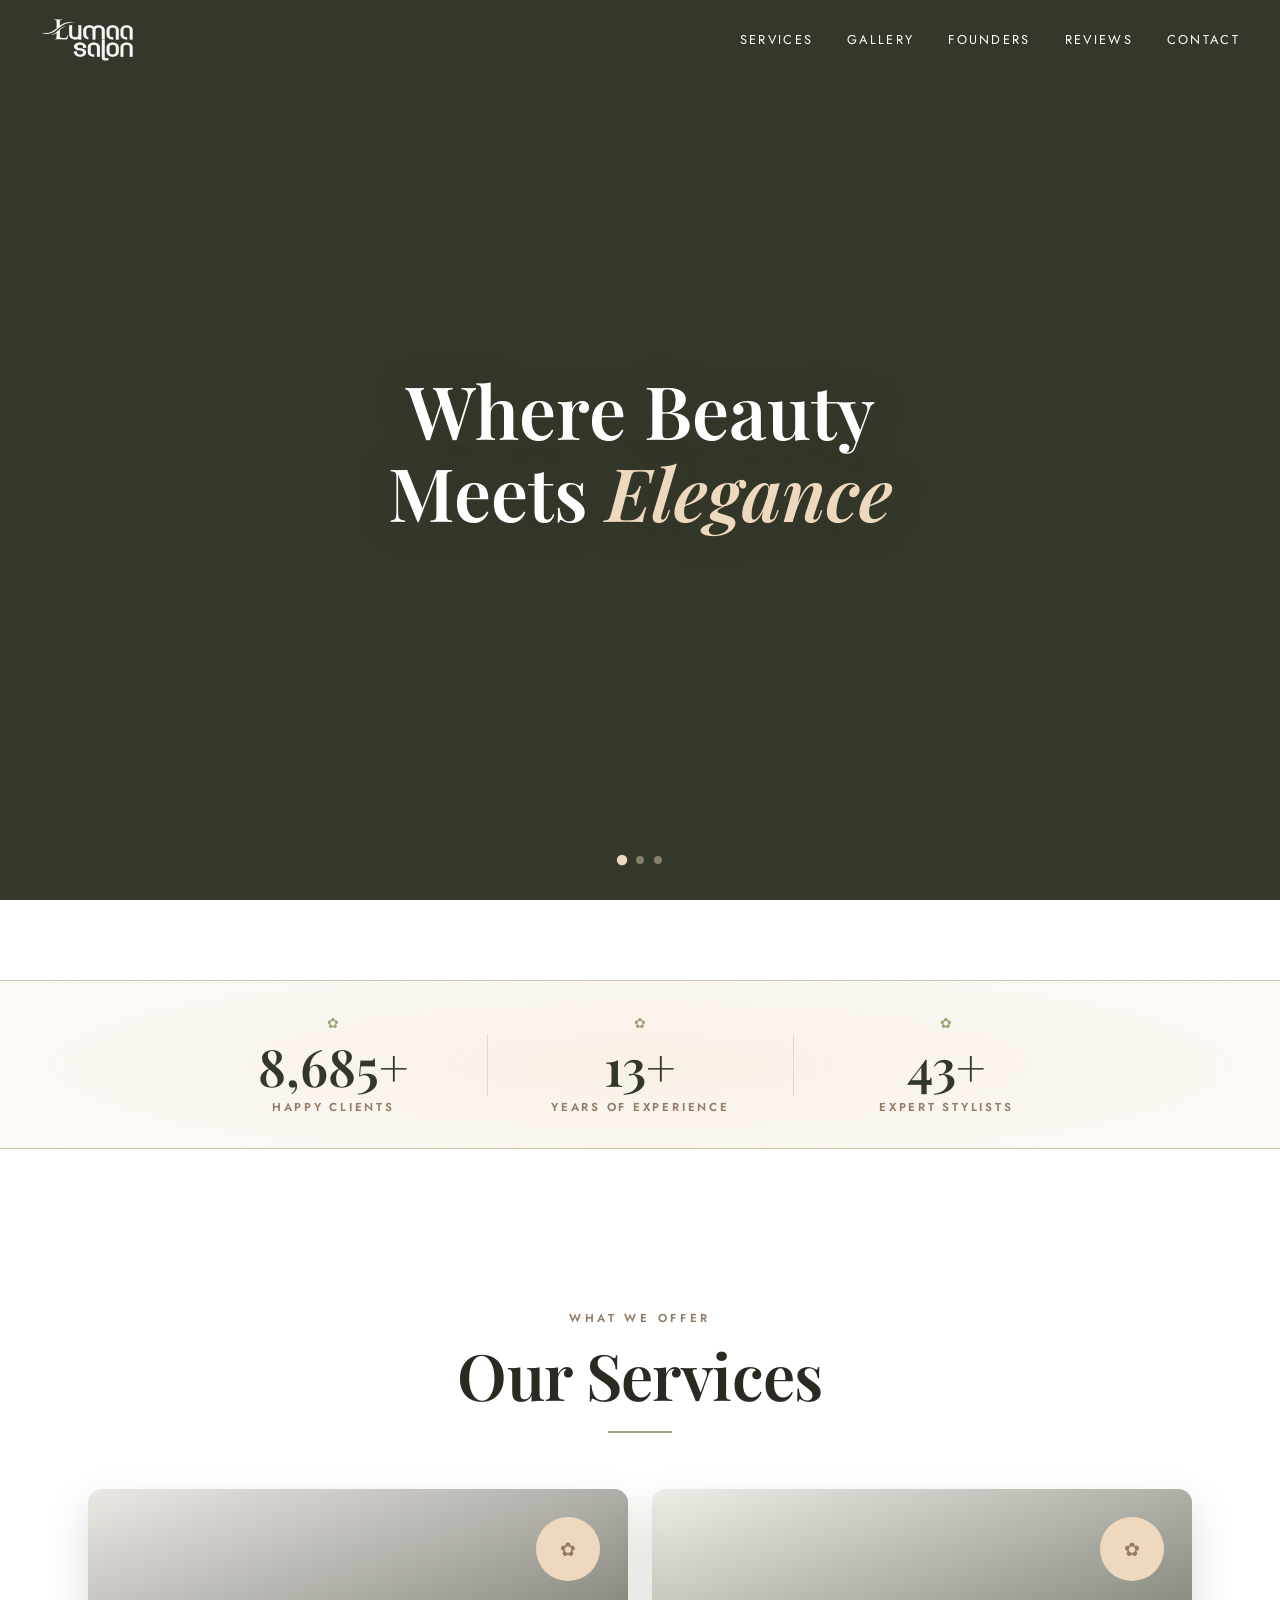
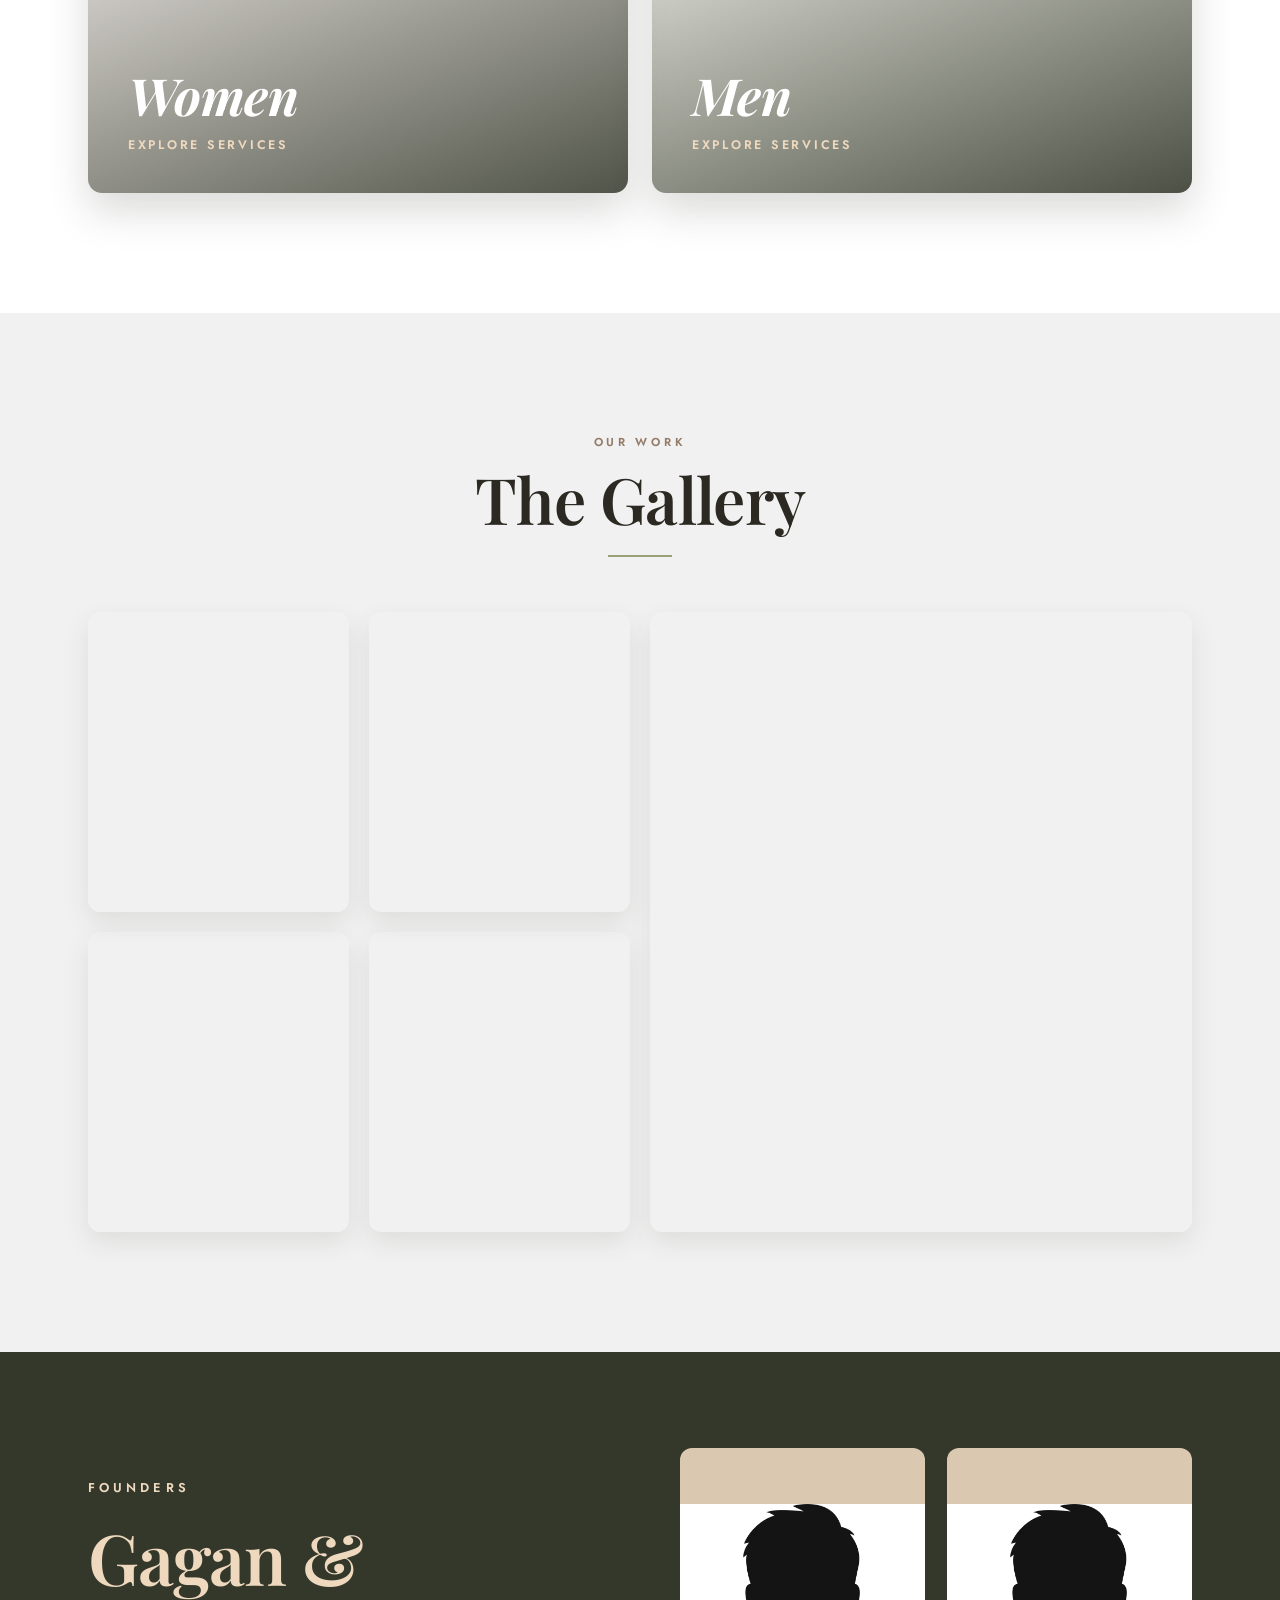
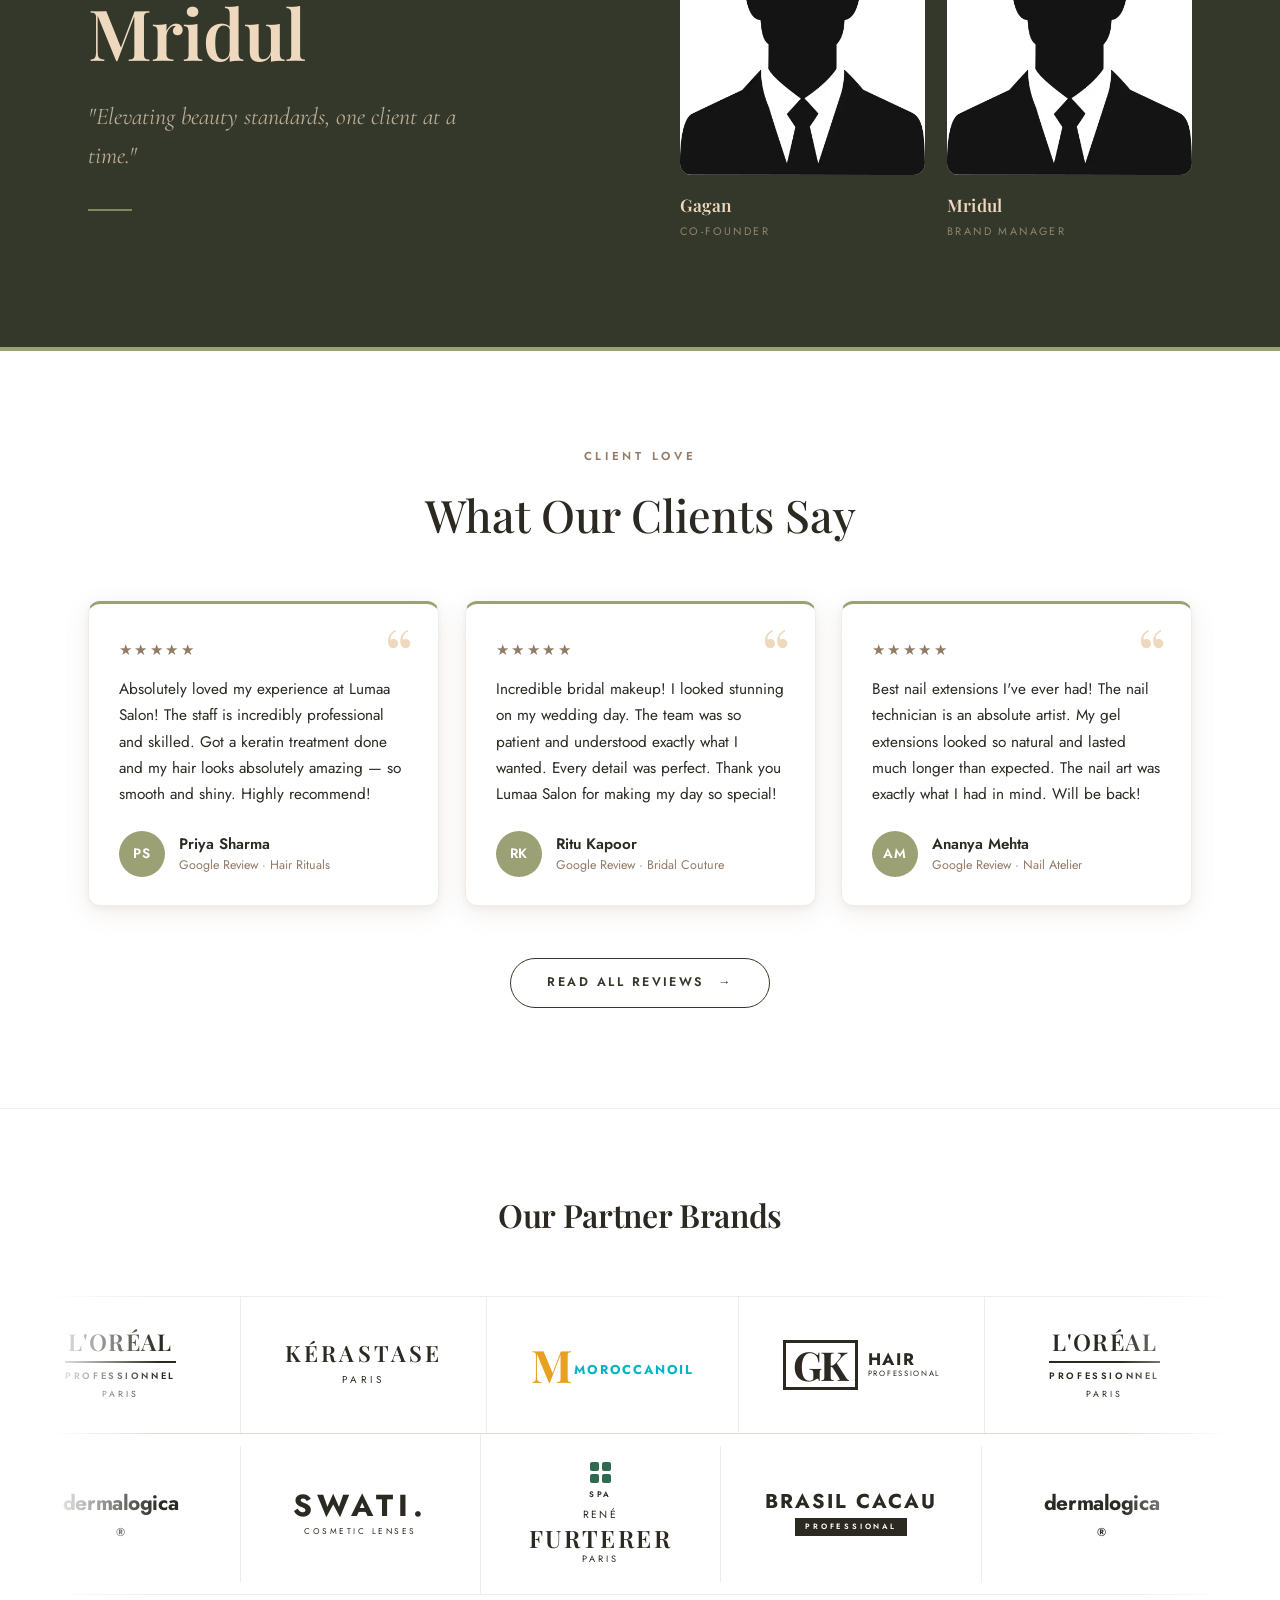
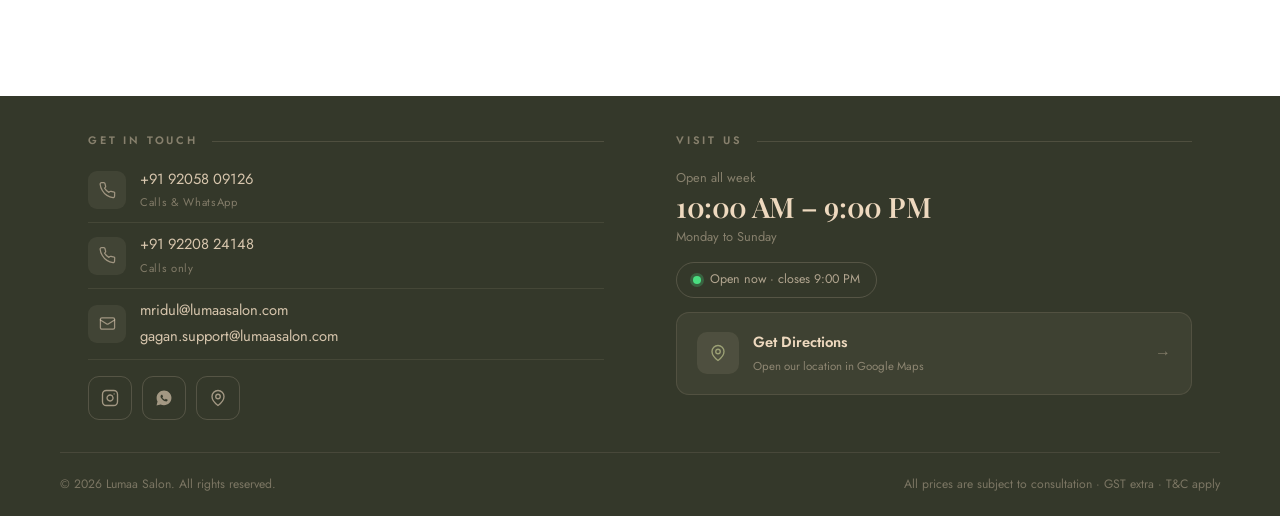
<file: index.html>
<!DOCTYPE html>
<html lang="en">
<head>
  <meta charset="UTF-8" />
  <meta name="viewport" content="width=device-width, initial-scale=1.0" />
  <title>Luma Salon — Where Beauty Meets Elegance</title>
  <meta name="description" content="Luma Salon — premium hair, beauty and styling. Where beauty meets elegance." />
  <link rel="icon" type="image/webp" href="lumaa-logo-white.webp" />
  <link rel="stylesheet" href="styles.css" />
  <link rel="preconnect" href="https://fonts.googleapis.com" />
  <link rel="preconnect" href="https://fonts.gstatic.com" crossorigin />
  <!--
    FONTS (4 faces total):
    1. Playfair Display 600 normal  — section headings, stat numbers
    2. Playfair Display 700 italic  — hero "Elegance" / service titles bold
    3. Cormorant Garamond 500 italic — quotes, brand wordmark
    4. Jost 400 / 600               — all body, labels, nav, eyebrows
  -->
  <link href="https://fonts.googleapis.com/css2?family=Cormorant+Garamond:ital,wght@1,500&family=Playfair+Display:ital,wght@0,600;1,700&family=Jost:wght@400;600&display=swap" rel="stylesheet" />
</head>
<body>

  <!-- ===== NAVBAR ===== -->
  <header class="navbar">
    <a href="#home" class="brand">
      <!-- white version: visible over hero / dark navbar -->
      <img src="lumaa-logo-white.webp" alt="Lumaa Salon" class="logo logo-white" />
      <!-- olive version: visible when navbar turns light on scroll -->
      <img src="lumaa-logo-olive.webp" alt="Lumaa Salon" class="logo logo-olive" />
    </a>
    <nav class="nav-links" id="navLinks">
      <a href="#services">Services</a>
      <a href="#gallery">Gallery</a>
      <a href="#founders">Founders</a>
      <a href="#reviews">Reviews</a>
      <a href="#contact">Contact</a>
    </nav>
    <button class="hamburger" id="hamburger" aria-label="Toggle menu">
      <span></span><span></span><span></span>
    </button>
  </header>

  <!-- ===== HERO ===== -->
  <section class="hero" id="home">
    <!-- 3-image slider — JS translates track left every 3 s -->
    <div class="hero-slides">
      <div class="hero-track">
        <div class="hero-slide slide-1"></div>
        <div class="hero-slide slide-2"></div>
        <div class="hero-slide slide-3"></div>
      </div>
    </div>
    <div class="hero-overlay"></div>
    <div class="hero-content">
      <h1>Where Beauty<br>Meets <em>Elegance</em></h1>
    </div>
    <!-- dot indicators -->
    <div class="slide-dots">
      <span class="dot active" data-index="0"></span>
      <span class="dot" data-index="1"></span>
      <span class="dot" data-index="2"></span>
    </div>
  </section>

  <!-- ===== STATS BAND ===== -->
  <section class="stats">
    <div class="container stats-grid">
      <div class="stat reveal">
        <span class="leaf">&#10047;</span>
        <h3><span class="counter" data-target="10000" data-suffix="+">0+</span></h3>
        <p>Happy Clients</p>
      </div>
      <div class="stat reveal d1">
        <span class="leaf">&#10047;</span>
        <h3><span class="counter" data-target="15" data-suffix="+">0+</span></h3>
        <p>Years of Experience</p>
      </div>
      <div class="stat reveal d2">
        <span class="leaf">&#10047;</span>
        <h3><span class="counter" data-target="50" data-suffix="+">0+</span></h3>
        <p>Expert Stylists</p>
      </div>
    </div>
  </section>

  <!-- ===== SERVICES ===== -->
  <section class="services" id="services">
    <div class="container">
      <div class="section-head reveal">
        <p class="eyebrow">What We Offer</p>
        <h2>Our Services</h2>
        <span class="head-rule"></span>
      </div>
      <div class="services-grid">

        <a href="womens-services.html" class="svc-card svc-women reveal">
          <span class="svc-badge">&#10047;</span>
          <div class="svc-text">
            <h3>Women</h3>
            <p>Explore Services</p>
          </div>
        </a>

        <a href="mens-services.html" class="svc-card svc-men reveal d1">
          <span class="svc-badge">&#10047;</span>
          <div class="svc-text">
            <h3>Men</h3>
            <p>Explore Services</p>
          </div>
        </a>

      </div>
    </div>
  </section>

  <!-- ===== GALLERY ===== -->
  <section class="gallery" id="gallery">
    <div class="container">
      <div class="section-head reveal">
        <p class="eyebrow">Our Work</p>
        <h2>The Gallery</h2>
        <span class="head-rule"></span>
      </div>
      <div class="gallery-grid">
        <div class="g-item g1 reveal"></div>
        <div class="g-item g2 reveal d1"></div>
        <div class="g-item g3 reveal d2"></div>
        <div class="g-item g4 reveal d3"></div>
        <div class="g-item g5 reveal d4"></div>
      </div>
    </div>
  </section>

  <!-- ===== FOUNDERS ===== -->
  <section class="founders" id="founders">
    <div class="container founders-inner">
      <div class="founders-text reveal">
        <p class="eyebrow eyebrow-light">Founders</p>
        <h2>Gagan &amp;<br>Mridul</h2>
        <p class="founders-quote">"Elevating beauty standards, one client at a time."</p>
        <span class="founders-rule"></span>
      </div>
      <div class="founders-photos reveal d2">
        <figure class="f-card">
          <div class="f-photo-wrap">
            <img src="a-simple-black-silhouette-of-man-in-suit-vector-55942263.avif" alt="Gagan" class="f-photo-img" />
          </div>
          <figcaption>
            <span class="f-name">Gagan</span>
            <span class="f-title">Co-Founder</span>
          </figcaption>
        </figure>
        <figure class="f-card">
          <div class="f-photo-wrap">
            <img src="a-simple-black-silhouette-of-man-in-suit-vector-55942263.avif" alt="Mridul" class="f-photo-img" />
          </div>
          <figcaption>
            <span class="f-name">Mridul</span>
            <span class="f-title">Brand Manager</span>
          </figcaption>
        </figure>
      </div>
    </div>
  </section>

  <!-- ===== REVIEWS ===== -->
  <section class="reviews" id="reviews">
    <div class="container">
      <div class="reviews-head reveal">
        <p class="eyebrow">Client Love</p>
        <h2>What Our Clients Say</h2>
      </div>

      <div class="reviews-grid">
        <article class="review-card reveal">
          <span class="quote-mark">&ldquo;</span>
          <span class="stars">&#9733;&#9733;&#9733;&#9733;&#9733;</span>
          <p class="review-text">Absolutely loved my experience at Lumaa Salon! The staff is incredibly professional and skilled. Got a keratin treatment done and my hair looks absolutely amazing — so smooth and shiny. Highly recommend!</p>
          <div class="reviewer">
            <span class="avatar">PS</span>
            <div>
              <p class="r-name">Priya Sharma</p>
              <p class="r-meta">Google Review &middot; Hair Rituals</p>
            </div>
          </div>
        </article>

        <article class="review-card reveal d1">
          <span class="quote-mark">&ldquo;</span>
          <span class="stars">&#9733;&#9733;&#9733;&#9733;&#9733;</span>
          <p class="review-text">Incredible bridal makeup! I looked stunning on my wedding day. The team was so patient and understood exactly what I wanted. Every detail was perfect. Thank you Lumaa Salon for making my day so special!</p>
          <div class="reviewer">
            <span class="avatar">RK</span>
            <div>
              <p class="r-name">Ritu Kapoor</p>
              <p class="r-meta">Google Review &middot; Bridal Couture</p>
            </div>
          </div>
        </article>

        <article class="review-card reveal d2">
          <span class="quote-mark">&ldquo;</span>
          <span class="stars">&#9733;&#9733;&#9733;&#9733;&#9733;</span>
          <p class="review-text">Best nail extensions I've ever had! The nail technician is an absolute artist. My gel extensions looked so natural and lasted much longer than expected. The nail art was exactly what I had in mind. Will be back!</p>
          <div class="reviewer">
            <span class="avatar">AM</span>
            <div>
              <p class="r-name">Ananya Mehta</p>
              <p class="r-meta">Google Review &middot; Nail Atelier</p>
            </div>
          </div>
        </article>
      </div>

      <!-- Read all reviews CTA -->
      <div class="reviews-cta reveal">
        <a href="https://share.google/nmSQvt3a3PqKiKRM9" target="_blank" rel="noopener" class="btn-outline-reviews">
          Read All Reviews &nbsp;&#8594;
        </a>
      </div>
    </div>
  </section>

  <!-- ===== BRAND PARTNERS ===== -->
  <section class="partners">
    <div class="container">
      <h2 class="partners-title reveal">Our Partner Brands</h2>
    </div>

    <div class="brand-marquee-wrap">

      <!-- Row 1 — scrolls RIGHT -->
      <div class="brand-track track-right">
        <div class="brand-strip">
          <div class="brand-cell"><div class="bl bl-loreal"><span class="bl-main">L'OR&#201;AL</span><span class="bl-rule"></span><span class="bl-sub">PROFESSIONNEL</span><span class="bl-sub2">PARIS</span></div></div>
          <div class="brand-cell"><div class="bl bl-kerastase"><span class="bl-main">K&#201;RASTASE</span><span class="bl-sub">PARIS</span></div></div>
          <div class="brand-cell"><div class="bl bl-moroccanoil"><span class="mo-m">M</span><span class="bl-main">MOROCCANOIL</span></div></div>
          <div class="brand-cell"><div class="bl bl-gk"><span class="gk-letters">GK</span><div class="gk-right"><span class="gk-hair">HAIR</span><span class="gk-pro">PROFESSIONAL</span></div></div></div>
        </div>
        <div class="brand-strip" aria-hidden="true">
          <div class="brand-cell"><div class="bl bl-loreal"><span class="bl-main">L'OR&#201;AL</span><span class="bl-rule"></span><span class="bl-sub">PROFESSIONNEL</span><span class="bl-sub2">PARIS</span></div></div>
          <div class="brand-cell"><div class="bl bl-kerastase"><span class="bl-main">K&#201;RASTASE</span><span class="bl-sub">PARIS</span></div></div>
          <div class="brand-cell"><div class="bl bl-moroccanoil"><span class="mo-m">M</span><span class="bl-main">MOROCCANOIL</span></div></div>
          <div class="brand-cell"><div class="bl bl-gk"><span class="gk-letters">GK</span><div class="gk-right"><span class="gk-hair">HAIR</span><span class="gk-pro">PROFESSIONAL</span></div></div></div>
        </div>
      </div>

      <!-- Row 2 — scrolls LEFT -->
      <div class="brand-track track-left">
        <div class="brand-strip">
          <div class="brand-cell"><div class="bl bl-dermalogica">dermalogica<sup>&#174;</sup></div></div>
          <div class="brand-cell"><div class="bl bl-swati"><span class="sw-main">SWATI.</span><span class="sw-sub">COSMETIC LENSES</span></div></div>
          <div class="brand-cell"><div class="bl bl-furterer"><div class="rf-dots"><span></span><span></span><span></span><span></span></div><span class="rf-spa">SPA</span><span class="rf-rene">REN&#201;</span><span class="rf-name">FURTERER</span><span class="rf-paris">PARIS</span></div></div>
          <div class="brand-cell"><div class="bl bl-brasil"><span class="bc-main">BRASIL CACAU</span><span class="bc-bar">PROFESSIONAL</span></div></div>
        </div>
        <div class="brand-strip" aria-hidden="true">
          <div class="brand-cell"><div class="bl bl-dermalogica">dermalogica<sup>&#174;</sup></div></div>
          <div class="brand-cell"><div class="bl bl-swati"><span class="sw-main">SWATI.</span><span class="sw-sub">COSMETIC LENSES</span></div></div>
          <div class="brand-cell"><div class="bl bl-furterer"><div class="rf-dots"><span></span><span></span><span></span><span></span></div><span class="rf-spa">SPA</span><span class="rf-rene">REN&#201;</span><span class="rf-name">FURTERER</span><span class="rf-paris">PARIS</span></div></div>
          <div class="brand-cell"><div class="bl bl-brasil"><span class="bc-main">BRASIL CACAU</span><span class="bc-bar">PROFESSIONAL</span></div></div>
        </div>
      </div>

    </div>
  </section>

  <!-- ===== FOOTER ===== -->
  <footer class="footer" id="contact">
    <div class="container ft-main">

      <!-- GET IN TOUCH -->
      <div class="ft-col">
        <p class="ft-head">Get in Touch</p>

        <div class="ft-contacts">
          <div class="ft-item">
            <div class="ft-icon">
              <svg width="17" height="17" viewBox="0 0 24 24" fill="none" stroke="currentColor" stroke-width="1.8" stroke-linecap="round" stroke-linejoin="round"><path d="M22 16.92v3a2 2 0 0 1-2.18 2 19.79 19.79 0 0 1-8.63-3.07A19.5 19.5 0 0 1 4.69 12 19.79 19.79 0 0 1 1.61 3.18 2 2 0 0 1 3.6 1h3a2 2 0 0 1 2 1.72 12.84 12.84 0 0 0 .7 2.81 2 2 0 0 1-.45 2.11L7.91 8.6a16 16 0 0 0 6.07 6.07l.95-.95a2 2 0 0 1 2.11-.45 12.84 12.84 0 0 0 2.81.7A2 2 0 0 1 22 16.92z"/></svg>
            </div>
            <div class="ft-item-body">
              <a href="tel:+919205809126" class="ft-val">+91 92058 09126</a>
              <span class="ft-note">Calls &amp; WhatsApp</span>
            </div>
          </div>
          <div class="ft-item">
            <div class="ft-icon">
              <svg width="17" height="17" viewBox="0 0 24 24" fill="none" stroke="currentColor" stroke-width="1.8" stroke-linecap="round" stroke-linejoin="round"><path d="M22 16.92v3a2 2 0 0 1-2.18 2 19.79 19.79 0 0 1-8.63-3.07A19.5 19.5 0 0 1 4.69 12 19.79 19.79 0 0 1 1.61 3.18 2 2 0 0 1 3.6 1h3a2 2 0 0 1 2 1.72 12.84 12.84 0 0 0 .7 2.81 2 2 0 0 1-.45 2.11L7.91 8.6a16 16 0 0 0 6.07 6.07l.95-.95a2 2 0 0 1 2.11-.45 12.84 12.84 0 0 0 2.81.7A2 2 0 0 1 22 16.92z"/></svg>
            </div>
            <div class="ft-item-body">
              <a href="tel:+919220824148" class="ft-val">+91 92208 24148</a>
              <span class="ft-note">Calls only</span>
            </div>
          </div>
          <div class="ft-item">
            <div class="ft-icon">
              <svg width="17" height="17" viewBox="0 0 24 24" fill="none" stroke="currentColor" stroke-width="1.8" stroke-linecap="round" stroke-linejoin="round"><rect x="2" y="4" width="20" height="16" rx="2"/><path d="m22 7-8.97 5.7a1.94 1.94 0 0 1-2.06 0L2 7"/></svg>
            </div>
            <div class="ft-item-body">
              <a href="mailto:mridul@lumaasalon.com" class="ft-val">mridul@lumaasalon.com</a>
              <a href="mailto:gagan.support@lumaasalon.com" class="ft-val">gagan.support@lumaasalon.com</a>
            </div>
          </div>
        </div>

        <div class="ft-socials">
          <a href="https://www.instagram.com/lumaasalon.official" target="_blank" rel="noopener" class="ft-soc" aria-label="Instagram">
            <svg width="18" height="18" viewBox="0 0 24 24" fill="none" stroke="currentColor" stroke-width="1.8" stroke-linecap="round" stroke-linejoin="round"><rect x="2" y="2" width="20" height="20" rx="5"/><path d="M16 11.37A4 4 0 1 1 12.63 8 4 4 0 0 1 16 11.37z"/><line x1="17.5" y1="6.5" x2="17.51" y2="6.5"/></svg>
          </a>
          <a href="https://wa.me/919205809126" target="_blank" rel="noopener" class="ft-soc" aria-label="WhatsApp">
            <svg width="18" height="18" viewBox="0 0 24 24" fill="currentColor"><path d="M12.04 2C6.58 2 2.13 6.45 2.13 11.91c0 1.74.46 3.38 1.26 4.8L2.05 22l5.43-1.43a9.84 9.84 0 0 0 4.56 1.11c5.46 0 9.91-4.45 9.91-9.91S17.5 2 12.04 2zm4.88 13.42c-.2.56-1.16 1.08-1.6 1.14-.4.06-.93.09-1.5-.09-.35-.11-.8-.26-1.36-.52-2.39-1.02-3.96-3.41-4.08-3.57-.12-.15-.97-1.28-.97-2.44 0-1.16.61-1.73.83-1.97.22-.24.48-.3.63-.3h.45c.14 0 .34-.05.53.41.2.48.68 1.67.74 1.79.06.12.1.26.02.42-.08.16-.12.25-.24.39-.12.13-.25.3-.36.4-.12.11-.25.22-.1.44.14.22.6.97 1.27 1.57.87.77 1.6 1.01 1.83 1.12.23.11.36.09.49-.05.13-.14.56-.65.71-.88.15-.22.3-.18.5-.11.21.07 1.34.63 1.57.75.23.11.38.16.44.25.06.09.06.54-.14 1.09z"/></svg>
          </a>
          <a href="https://maps.google.com" target="_blank" rel="noopener" class="ft-soc" aria-label="Google Maps">
            <svg width="18" height="18" viewBox="0 0 24 24" fill="none" stroke="currentColor" stroke-width="1.8" stroke-linecap="round" stroke-linejoin="round"><path d="M20 10c0 6-8 12-8 12s-8-6-8-12a8 8 0 0 1 16 0Z"/><circle cx="12" cy="10" r="3"/></svg>
          </a>
        </div>
      </div>

      <!-- VISIT US -->
      <div class="ft-col">
        <p class="ft-head">Visit Us</p>
        <p class="ft-open-label">Open all week</p>
        <p class="ft-hours">10:00 AM – 9:00 PM</p>
        <p class="ft-days">Monday to Sunday</p>
        <span class="ft-badge" id="statusBadge"><span class="ft-dot" id="statusDot"></span><span id="statusText">Open now &middot; closes 9:00 PM</span></span>
        <a href="https://maps.google.com" target="_blank" rel="noopener" class="ft-directions">
          <div class="ft-dir-icon">
            <svg width="18" height="18" viewBox="0 0 24 24" fill="none" stroke="currentColor" stroke-width="1.8" stroke-linecap="round" stroke-linejoin="round"><path d="M20 10c0 6-8 12-8 12s-8-6-8-12a8 8 0 0 1 16 0Z"/><circle cx="12" cy="10" r="3"/></svg>
          </div>
          <div class="ft-dir-text">
            <span class="ft-dir-title">Get Directions</span>
            <span class="ft-dir-sub">Open our location in Google Maps</span>
          </div>
          <span class="ft-dir-arrow">&#8594;</span>
        </a>
      </div>

    </div>
    <div class="container footer-bottom">
      <p>&copy; 2026 Lumaa Salon. All rights reserved.</p>
      <p>All prices are subject to consultation &middot; GST extra &middot; T&amp;C apply</p>
    </div>
  </footer>

  <script>
    // Mobile menu toggle
    const hamburger = document.getElementById('hamburger');
    const navLinks = document.getElementById('navLinks');
    hamburger.addEventListener('click', function () {
      navLinks.classList.toggle('open');
      this.classList.toggle('active');
    });
    // Close mobile menu when a link is tapped
    navLinks.querySelectorAll('a').forEach(function (a) {
      a.addEventListener('click', function () {
        navLinks.classList.remove('open');
        hamburger.classList.remove('active');
      });
    });

    // Solidify navbar on scroll
    window.addEventListener('scroll', function () {
      document.querySelector('.navbar').classList.toggle('scrolled', window.scrollY > 40);
    });

    // Scroll-reveal animations
    const revealObserver = new IntersectionObserver(function (entries) {
      entries.forEach(function (entry) {
        if (entry.isIntersecting) {
          entry.target.classList.add('is-visible');
          revealObserver.unobserve(entry.target);
        }
      });
    }, { threshold: 0.15 });
    document.querySelectorAll('.reveal').forEach(function (el) {
      revealObserver.observe(el);
    });

    // Animated number counters (fire once when stats scroll into view)
    function runCounter(el) {
      const target = +el.dataset.target;
      const suffix = el.dataset.suffix || '';
      const duration = 2000;
      const start = performance.now();
      function tick(now) {
        const p = Math.min((now - start) / duration, 1);
        const eased = 1 - Math.pow(1 - p, 3); // easeOutCubic
        const value = Math.floor(eased * target);
        el.textContent = value.toLocaleString() + suffix;
        if (p < 1) requestAnimationFrame(tick);
      }
      requestAnimationFrame(tick);
    }
    const counterObserver = new IntersectionObserver(function (entries) {
      entries.forEach(function (entry) {
        if (entry.isIntersecting) {
          runCounter(entry.target);
          counterObserver.unobserve(entry.target);
        }
      });
    }, { threshold: 0.35 });
    document.querySelectorAll('.counter').forEach(function (el) {
      counterObserver.observe(el);
    });

    // Hero slider — translate track left every 3 s
    (function () {
      var track   = document.querySelector('.hero-track');
      var dots    = document.querySelectorAll('.slide-dots .dot');
      var total   = 3;
      var current = 0;

      function goTo(n) {
        current = (n + total) % total;
        // each slide is 1/3 of the track width
        track.style.transform = 'translateX(-' + (current * 33.3333) + '%)';
        dots.forEach(function (d, i) {
          d.classList.toggle('active', i === current);
        });
      }

      dots.forEach(function (dot) {
        dot.addEventListener('click', function () {
          clearInterval(timer);
          goTo(+this.dataset.index);
          timer = setInterval(advance, 3000);
        });
      });

      function advance() { goTo(current + 1); }
      var timer = setInterval(advance, 3000);
    })();
    // Salon open/closed badge — open every day 10:00 AM – 9:00 PM IST
    (function updateStatus() {
      var dot  = document.getElementById('statusDot');
      var text = document.getElementById('statusText');
      if (!dot || !text) return;

      var now    = new Date();
      var hour   = now.getHours();
      var minute = now.getMinutes();
      var total  = hour * 60 + minute;   // minutes since midnight
      var open   = 10 * 60;              // 10:00 AM
      var close  = 21 * 60;              // 9:00 PM

      if (total >= open && total < close) {
        dot.style.background  = '#4ade80';
        dot.style.boxShadow   = '0 0 0 3px rgba(74,222,128,0.25)';
        text.textContent      = 'Open now · closes 9:00 PM';
      } else {
        dot.style.background  = '#f87171';
        dot.style.boxShadow   = '0 0 0 3px rgba(248,113,113,0.25)';
        text.textContent      = 'Closed · opens 10:00 AM';
      }
    })();
  </script>
</body>
</html>
</file>
<file: styles.css>
/* ============================================================
   Luma Salon
   PALETTE
   cream  #EED9BF  — warmth, luxury accents, buttons, badges
   sage   #9CA175  — green brand accent (links, avatars, hovers)
   offwhite #F1F1F1 — clean neutral section background
   earth  #937B67  — warm secondary (scrims, stars, labels)
   Derived shades of the above for depth & legible text:
   deep   #34382A  — dark olive (shade of sage) for dramatic bands
   ink    #2B2922  — near-black (shade of earth) for body text
   ============================================================ */
:root {
  --cream: #EED9BF;
  --sage: #9CA175;
  --offwhite: #F1F1F1;
  --earth: #937B67;
  --deep: #34382A;
  --ink: #2B2922;
  --white: #FFFFFF;

  --cream-rgb: 238, 217, 191;
  --sage-rgb: 156, 161, 117;
  --earth-rgb: 147, 123, 103;
  --deep-rgb: 52, 56, 42;

  --serif: 'Playfair Display', serif;
  --display: 'Cormorant Garamond', serif;
  --sans: 'Jost', sans-serif;
}

* { box-sizing: border-box; }

html { scroll-behavior: smooth; }

body {
  margin: 0;
  font-family: var(--sans);
  background: var(--white);
  color: var(--ink);
  line-height: 1.6;
  -webkit-font-smoothing: antialiased;
}

.container {
  width: 100%;
  max-width: 1160px;
  margin: 0 auto;
  padding: 0 28px;
}

img { display: block; max-width: 100%; }
a { text-decoration: none; color: inherit; }

/* shared eyebrow label — warm earth on light, cream on dark */
.eyebrow {
  font-family: var(--sans);
  text-transform: uppercase;
  letter-spacing: 0.32em;
  font-size: 0.72rem;
  font-weight: 600;
  color: var(--earth);
  margin: 0 0 26px;
}
.eyebrow-light { color: var(--cream); }

/* big centred section header — makes each section read as its own page */
.section-head {
  text-align: center;
  margin-bottom: 56px;
}
.section-head .eyebrow { margin-bottom: 14px; }
.section-head h2 {
  font-family: var(--serif);
  font-weight: 600;          /* Playfair Display 600 */
  font-size: clamp(2.4rem, 5vw, 4rem);
  line-height: 1.05;
  color: var(--ink);
  margin: 0;
  letter-spacing: -0.01em;
}
.section-head .head-rule {
  display: block;
  width: 64px;
  height: 2px;
  background: var(--sage);
  margin: 22px auto 0;
}

/* ============================================================
   SCROLL-REVEAL ANIMATION
   ============================================================ */
.reveal {
  opacity: 0;
  transform: translateY(34px);
  transition: opacity 0.8s cubic-bezier(0.22, 1, 0.36, 1),
              transform 0.8s cubic-bezier(0.22, 1, 0.36, 1);
  will-change: opacity, transform;
}
.reveal.is-visible { opacity: 1; transform: none; }
.reveal.d1 { transition-delay: 0.12s; }
.reveal.d2 { transition-delay: 0.24s; }
.reveal.d3 { transition-delay: 0.36s; }
.reveal.d4 { transition-delay: 0.48s; }

@media (prefers-reduced-motion: reduce) {
  .reveal { opacity: 1; transform: none; transition: none; }
  .hero-track { transition: none; }
  .hero-content h1 { opacity: 1; animation: none; }
  html { scroll-behavior: auto; }
}

/* ============================================================
   NAVBAR
   ============================================================ */
.navbar {
  position: fixed;
  inset: 0 0 auto 0;
  z-index: 50;
  display: flex;
  align-items: center;
  justify-content: space-between;
  padding: 18px 40px;
  transition: background 0.35s ease, padding 0.35s ease, box-shadow 0.35s ease;
}
.navbar.scrolled {
  background: rgba(var(--deep-rgb), 0.94);
  backdrop-filter: blur(10px);
  padding: 12px 40px;
  box-shadow: 0 6px 24px rgba(var(--deep-rgb), 0.35);
}

.brand {
  display: inline-flex;
  align-items: center;
  line-height: 1;
}

/* logo image sizing */
.logo {
  height: 44px;
  width: auto;
  display: block;
  transition: opacity 0.3s ease;
}

/* default: show white, hide olive */
.logo-white { opacity: 1; }
.logo-olive  { display: none; }

/* once scrolled — navbar goes dark so white stays correct;
   if you ever switch to a light scrolled state, swap these */
.navbar.scrolled .logo-white { opacity: 1; }
.navbar.scrolled .logo-olive  { display: none; }

/* footer logo */
.logo-footer {
  height: 40px;
  width: auto;
  display: block;
  opacity: 0.9;
}

.nav-links { display: flex; gap: 34px; }
.nav-links a {
  color: var(--white);
  font-size: 0.8rem;
  letter-spacing: 0.18em;
  text-transform: uppercase;
  font-weight: 400;
  position: relative;
  padding: 4px 0;
  transition: color 0.2s ease;
}
.nav-links a::after {
  content: '';
  position: absolute;
  left: 0; bottom: -2px;
  width: 0; height: 1px;
  background: var(--cream);
  transition: width 0.3s ease;
}
.nav-links a:hover { color: var(--cream); }
.nav-links a:hover::after { width: 100%; }

.hamburger {
  display: none;
  flex-direction: column;
  gap: 5px;
  background: none;
  border: 0;
  cursor: pointer;
  padding: 6px;
}
.hamburger span {
  width: 24px; height: 2px;
  background: var(--white);
  transition: transform 0.3s ease, opacity 0.3s ease;
}
.hamburger.active span:nth-child(1) { transform: translateY(7px) rotate(45deg); }
.hamburger.active span:nth-child(2) { opacity: 0; }
.hamburger.active span:nth-child(3) { transform: translateY(-7px) rotate(-45deg); }

/* ============================================================
   HERO
   ============================================================ */
.hero {
  position: relative;
  min-height: 100vh;
  display: flex;
  align-items: center;
  justify-content: center;
  text-align: center;
  overflow: hidden;
  background: var(--deep); /* fill the gap colour while slides load */
}

/* ---- horizontal slider ---- */
.hero-slides {
  position: absolute;
  inset: 0;
  z-index: 0;
  overflow: hidden;
}
/* track holds all 3 slides side by side */
.hero-track {
  display: flex;
  width: 300%;
  height: 100%;
  /* slide transition: smooth cubic ease */
  transition: transform 0.9s cubic-bezier(0.77, 0, 0.18, 1);
}
.hero-slide {
  width: 33.3333%;
  height: 100%;
  flex-shrink: 0;
  background-size: cover;
  background-position: center;
}

.slide-1 { background-image: url('https://images.unsplash.com/photo-1521590832167-7bcbfaa6381f?auto=format&fit=crop&w=1900&q=80'); }
.slide-2 { background-image: url('https://images.unsplash.com/photo-1560066984-138dadb4c035?auto=format&fit=crop&w=1900&q=80'); }
.slide-3 { background-image: url('https://images.unsplash.com/photo-1522337360788-8b13dee7a37e?auto=format&fit=crop&w=1900&q=80'); }

/* ---- dot indicators ---- */
.slide-dots {
  position: absolute;
  bottom: 36px;
  left: 50%;
  transform: translateX(-50%);
  z-index: 3;
  display: flex;
  gap: 10px;
}
.dot {
  width: 8px; height: 8px;
  border-radius: 50%;
  background: rgba(var(--cream-rgb), 0.45);
  cursor: pointer;
  transition: background 0.3s ease, transform 0.3s ease;
}
.dot.active {
  background: var(--cream);
  transform: scale(1.3);
}

.hero-overlay {
  position: absolute;
  inset: 0;
  z-index: 1;
  background: linear-gradient(180deg,
              rgba(var(--deep-rgb), 0.38) 0%,
              rgba(var(--deep-rgb), 0.32) 45%,
              rgba(var(--deep-rgb), 0.78) 100%);
}
.hero-content {
  position: relative;
  z-index: 2;
  padding: 0 24px;
}
.hero-content h1 {
  opacity: 0;
  animation: heroRise 1s cubic-bezier(0.22, 1, 0.36, 1) 0.3s forwards;
  font-family: var(--serif);
  font-weight: 600;
  font-size: clamp(2.6rem, 6vw, 4.6rem);
  line-height: 1.12;
  color: var(--white);
  margin: 0;
  text-shadow: 0 2px 28px rgba(var(--deep-rgb), 0.7);
}
.hero-content h1 em { font-style: italic; color: var(--cream); }

@keyframes heroRise {
  from { opacity: 0; transform: translateY(26px); }
  to   { opacity: 1; transform: translateY(0); }
}

/* ============================================================
   STATS BAND  (deep olive — dramatic, high contrast)
   ============================================================ */
.stats {
  /* warm cream wash — glows softly at centre, fades at edges */
  background:
    radial-gradient(ellipse 80% 100% at 50% 50%,
      rgba(var(--cream-rgb), 0.38) 0%,
      rgba(var(--cream-rgb), 0.08) 100%);
  margin-top: 80px;
  margin-bottom: 80px;
  padding: 32px 0;
  /* sage hairlines — thin, deliberate, editorial */
  border-top: 1px solid rgba(var(--sage-rgb), 0.55);
  border-bottom: 1px solid rgba(var(--sage-rgb), 0.55);
}
/* inner wrapper */
.stats-grid {
  display: grid;
  grid-template-columns: repeat(3, 1fr);
  gap: 0;
  text-align: center;
  max-width: 960px;
  margin: 0 auto;
  padding: 0 20px;
}
.stat {
  padding: 0 40px;
  text-align: center;
  transition: transform 0.4s ease;
  min-width: 0;
  overflow: visible;
}
.stat + .stat {
  position: relative;
}
.stat + .stat::before {
  content: '';
  position: absolute;
  left: 0; top: 50%;
  transform: translateY(-50%);
  width: 1px;
  height: 60%;
  background: rgba(var(--earth-rgb), 0.22);
}
.stat:hover { transform: translateY(-5px); }
.stat:hover .leaf { transform: rotate(180deg); }
.stat .leaf {
  display: block;
  color: var(--sage);
  font-size: 0.85rem;
  margin-bottom: 6px;
  transition: transform 0.5s ease;
}
.stat h3 {
  font-family: var(--serif);
  font-weight: 600;
  font-size: clamp(2.4rem, 4vw, 3.4rem);
  line-height: 1;
  color: var(--deep);
  margin: 0 0 6px;
  white-space: nowrap;
  font-variant-numeric: tabular-nums;
}
.stat h3 sup { font-size: 0.45em; top: -0.55em; }
.stat p {
  margin: 0;
  text-transform: uppercase;
  letter-spacing: 0.24em;
  font-size: 0.72rem;
  font-weight: 600;
  color: var(--earth);
}

/* ============================================================
   SERVICES  (white)
   ============================================================ */
.services { padding: 80px 0 120px; background: var(--white); }
.services-grid {
  display: grid;
  grid-template-columns: repeat(2, 1fr);
  gap: 24px;
}
.svc-card {
  position: relative;
  /* landscape ratio — wide card, not portrait */
  aspect-ratio: 16 / 9;
  border-radius: 14px;
  overflow: hidden;
  display: flex;
  align-items: flex-end;
  padding: 36px 40px;
  color: var(--white);
  isolation: isolate;
  box-shadow: 0 18px 40px rgba(var(--deep-rgb), 0.18);
  transition: transform 0.45s ease, box-shadow 0.45s ease;
}
.svc-card:hover {
  transform: translateY(-8px);
  box-shadow: 0 26px 50px rgba(var(--deep-rgb), 0.28);
}
.svc-card::before {
  content: '';
  position: absolute;
  inset: 0;
  z-index: -2;
  background-size: cover;
  background-position: center;
  transition: transform 0.6s ease;
}
.svc-card::after {
  content: '';
  position: absolute;
  inset: 0;
  z-index: -1;
}
.svc-card:hover::before { transform: scale(1.06); }

/* Women — woman getting hair styled, same dark editorial mood as Men */
.svc-women::before {
  background-image: url('https://images.unsplash.com/photo-1562322140-8baeececf3df?auto=format&fit=crop&w=900&q=80');
  background-position: center 30%;
}
.svc-women::after {
  background: linear-gradient(160deg, rgba(var(--earth-rgb), 0.18) 0%, rgba(var(--deep-rgb), 0.86) 100%);
}
/* Men — barber service, dark moody */
.svc-men::before {
  background-image: url('https://images.unsplash.com/photo-1503951914875-452162b0f3f1?auto=format&fit=crop&w=900&q=80');
  background-position: center 40%;
}
.svc-men::after {
  background: linear-gradient(160deg, rgba(var(--sage-rgb), 0.18) 0%, rgba(var(--deep-rgb), 0.88) 100%);
}

.svc-badge {
  position: absolute;
  top: 28px; right: 28px;
  width: 64px; height: 64px;
  display: grid;
  place-items: center;
  border-radius: 50%;
  background: var(--cream);
  color: var(--earth);
  font-size: 1.2rem;
  transition: transform 0.5s ease, background 0.3s ease;
}
.svc-card:hover .svc-badge { transform: rotate(180deg) scale(1.08); background: var(--white); }
.svc-text { transition: transform 0.45s ease; }
.svc-card:hover .svc-text { transform: translateY(-6px); }
.svc-text h3 {
  font-family: var(--serif);
  font-weight: 700;
  font-style: italic;
  font-size: clamp(2.6rem, 4vw, 3.8rem);
  margin: 0 0 10px;
  letter-spacing: -0.01em;
  line-height: 1;
}
.svc-text p {
  margin: 0;
  font-size: 0.78rem;
  font-weight: 600;
  letter-spacing: 0.22em;
  text-transform: uppercase;
  color: var(--cream);
  display: inline-flex;
  align-items: center;
  gap: 10px;
}
.svc-text p::after {
  content: '\2192';
  opacity: 0;
  transform: translateX(-6px);
  transition: opacity 0.35s ease, transform 0.35s ease;
}
.svc-card:hover .svc-text p::after { opacity: 1; transform: translateX(0); }

/* ============================================================
   GALLERY  (off-white)
   ============================================================ */
.gallery { padding: 120px 0; background: var(--offwhite); }
.gallery-grid {
  display: grid;
  grid-template-columns: repeat(4, 1fr);
  grid-template-rows: 300px 300px;
  gap: 20px;
}
/* Ken Burns keyframes — 3 distinct pan+zoom paths */
@keyframes kb-in {
  0%   { transform: scale(1.0)  translate(0%,    0%);   }
  100% { transform: scale(1.16) translate(-3%,  -2%);   }
}
@keyframes kb-out {
  0%   { transform: scale(1.16) translate(2%,    1%);   }
  100% { transform: scale(1.0)  translate(-1%,   2%);   }
}
@keyframes kb-drift {
  0%   { transform: scale(1.08) translate(-2%,   0%);   }
  33%  { transform: scale(1.14) translate( 1%,  -3%);   }
  66%  { transform: scale(1.10) translate( 3%,   1%);   }
  100% { transform: scale(1.08) translate(-2%,   0%);   }
}

.g-item {
  position: relative;
  border-radius: 12px;
  overflow: hidden;
  box-shadow: 0 10px 26px rgba(var(--deep-rgb), 0.1);
  background-size: cover;
  background-position: center;
}
/* animated image layer */
.g-item::before {
  content: '';
  position: absolute;
  inset: 0;
  background-image: inherit;
  background-size: cover;
  background-position: center;
  will-change: transform;
  transition: filter 0.6s ease;
}
/* hover: subtle brighten + saturate */
.g-item:hover::before { filter: brightness(1.09) saturate(1.12); }

/* per-cell animation — different duration + delay so nothing syncs */
.g1::before { animation: kb-in    18s ease-in-out infinite alternate; }
.g2::before { animation: kb-out   14s ease-in-out infinite alternate; animation-delay: -5s; }
.g3::before { animation: kb-drift 24s ease-in-out infinite;           animation-delay: -9s; }
.g4::before { animation: kb-in    16s ease-in-out infinite alternate; animation-delay: -3s; }
.g5::before { animation: kb-out   20s ease-in-out infinite alternate; animation-delay: -11s; }

/* respect reduced-motion preference */
@media (prefers-reduced-motion: reduce) {
  .g-item::before { animation: none; }
}

.g1 { grid-column: 1 / 2; grid-row: 1 / 2;
  background-image: url('https://images.unsplash.com/photo-1522337360788-8b13dee7a37e?auto=format&fit=crop&w=600&q=80'); }
.g2 { grid-column: 2 / 3; grid-row: 1 / 2;
  background-image: url('https://images.unsplash.com/photo-1560066984-138dadb4c035?auto=format&fit=crop&w=600&q=80'); }
.g3 { grid-column: 3 / 5; grid-row: 1 / 3;
  background-image: url('https://images.unsplash.com/photo-1633681926022-84c23e8cb2d6?auto=format&fit=crop&w=900&q=80'); }
.g4 { grid-column: 1 / 2; grid-row: 2 / 3;
  background-image: url('https://images.unsplash.com/photo-1519014816548-bf5fe059798b?auto=format&fit=crop&w=600&q=80'); }
.g5 { grid-column: 2 / 3; grid-row: 2 / 3;
  background-image: url('https://images.unsplash.com/photo-1604654894610-df63bc536371?auto=format&fit=crop&w=600&q=80'); }

/* ============================================================
   FOUNDERS BAND
   ============================================================ */
.founders { background: var(--deep); padding: 96px 0 106px; }
.founders-inner {
  display: grid;
  grid-template-columns: 1fr 1fr;
  gap: 80px;
  align-items: center;
}
.founders-text .eyebrow { font-size: 0.8rem; margin-bottom: 22px; }
.founders-text h2 {
  font-family: var(--serif);
  font-weight: 600;
  font-size: clamp(3.2rem, 5.5vw, 5rem);
  line-height: 1.06;
  color: var(--cream);
  margin: 0 0 28px;
  letter-spacing: -0.015em;
}
.founders-quote {
  font-family: var(--display);
  font-style: italic;
  font-size: clamp(1.2rem, 2vw, 1.5rem);
  line-height: 1.62;
  color: rgba(var(--cream-rgb), 0.72);
  margin: 0;
  max-width: 400px;
}
.founders-rule {
  display: block;
  width: 44px;
  height: 2px;
  background: var(--sage);
  margin-top: 34px;
  opacity: 0.75;
}
.founders-photos {
  display: grid;
  grid-template-columns: 1fr 1fr;
  gap: 22px;
}
.f-card { margin: 0; }
.f-photo-wrap {
  background: rgba(var(--cream-rgb), 0.90);
  border-radius: 12px;
  overflow: hidden;
  aspect-ratio: 3 / 4;
  display: flex;
  align-items: flex-end;
  justify-content: center;
  transition: transform 0.45s ease, box-shadow 0.45s ease;
}
.f-photo-wrap:hover { transform: translateY(-7px); box-shadow: 0 22px 48px rgba(0,0,0,0.42); }
.f-photo-img {
  width: 100%;
  height: 100%;
  object-fit: contain;
  object-position: bottom center;
}
.f-card figcaption {
  margin-top: 16px;
  display: flex;
  flex-direction: column;
  gap: 5px;
}
.f-name {
  display: block;
  font-family: var(--serif);
  font-size: 1.08rem;
  font-weight: 600;
  color: var(--cream);
  letter-spacing: 0.01em;
}
.f-title {
  display: block;
  font-family: var(--sans);
  font-size: 0.68rem;
  color: rgba(var(--cream-rgb), 0.48);
  letter-spacing: 0.22em;
  text-transform: uppercase;
}

/* ============================================================
   REVIEWS
   ============================================================ */
.reviews { background: var(--white); padding: 96px 0 100px; border-top: 4px solid var(--sage); }
.reviews-head { text-align: center; margin-bottom: 50px; }
.reviews-head .eyebrow { margin-bottom: 14px; }
.reviews-head h2 {
  font-family: var(--serif);
  font-weight: 500;
  font-size: clamp(1.9rem, 3.5vw, 2.8rem);
  color: var(--ink);
  margin: 0 0 16px;
}
.rating-row { display: inline-flex; align-items: center; gap: 10px; }
.rating-num {
  font-family: var(--serif);
  font-size: 1.15rem;
  font-weight: 600;
  color: var(--earth);
  letter-spacing: -0.01em;
}
.rating-row .stars { color: var(--earth); letter-spacing: 0.14em; font-size: 1rem; }

.reviews-grid {
  display: grid;
  grid-template-columns: repeat(3, 1fr);
  gap: 26px;
}
.review-card {
  position: relative;
  background: var(--white);
  border: 1px solid rgba(var(--earth-rgb), 0.14);
  border-top: 3px solid var(--sage);
  border-radius: 12px;
  padding: 34px 30px 28px;
  box-shadow: 0 6px 24px rgba(var(--earth-rgb), 0.14), 0 2px 6px rgba(var(--earth-rgb), 0.08);
  transition: transform 0.4s ease, box-shadow 0.4s ease;
}
.review-card:hover {
  transform: translateY(-8px);
  box-shadow: 0 20px 48px rgba(var(--earth-rgb), 0.22), 0 4px 10px rgba(var(--earth-rgb), 0.1);
}
.quote-mark {
  position: absolute;
  top: 12px; right: 24px;
  font-family: var(--serif);
  font-size: 4.5rem;
  line-height: 1;
  color: var(--cream);
}
.review-card .stars {
  display: block;
  color: var(--earth);
  letter-spacing: 0.16em;
  font-size: 0.95rem;
  margin-bottom: 14px;
}
.review-text {
  position: relative;
  z-index: 1;
  margin: 0 0 24px;
  font-size: 0.96rem;
  color: var(--ink);
  line-height: 1.7;
}
.reviewer { display: flex; align-items: center; gap: 14px; }
.avatar {
  width: 46px; height: 46px;
  display: grid; place-items: center;
  border-radius: 50%;
  background: var(--sage);
  color: var(--white);
  font-weight: 600;
  font-size: 0.85rem;
  letter-spacing: 0.04em;
}
.r-name { margin: 0; font-weight: 600; color: var(--ink); font-size: 0.95rem; }
.r-meta { margin: 0; font-size: 0.78rem; color: var(--earth); }

/* reviews CTA row */
.reviews-cta {
  display: flex;
  flex-direction: column;
  align-items: center;
  gap: 18px;
  margin-top: 52px;
}
.reviews-cta-count {
  margin: 0;
  font-size: 0.82rem;
  letter-spacing: 0.14em;
  text-transform: uppercase;
  color: var(--earth);
  display: flex;
  align-items: center;
  gap: 8px;
}
.stars-inline { color: var(--earth); letter-spacing: 0.1em; }
.btn-outline-reviews {
  display: inline-block;
  font-family: var(--sans);
  font-size: 0.78rem;
  font-weight: 600;
  letter-spacing: 0.2em;
  text-transform: uppercase;
  color: var(--deep);
  border: 1.5px solid var(--deep);
  padding: 14px 36px;
  border-radius: 999px;
  transition: background 0.25s ease, color 0.25s ease, transform 0.25s ease;
}
.btn-outline-reviews:hover {
  background: var(--deep);
  color: var(--cream);
  transform: translateY(-2px);
}

/* ============================================================
   BRAND PARTNERS
   ============================================================ */
.partners {
  padding: 80px 0 90px;
  background: var(--white);
  border-top: 1px solid rgba(var(--earth-rgb), 0.12);
}
.partners-title {
  font-family: var(--serif);
  font-weight: 600;
  font-size: clamp(1.6rem, 2.5vw, 2.2rem);
  color: var(--ink);
  text-align: center;
  margin: 0 0 52px;
  letter-spacing: -0.01em;
}
/* Marquee layout */
.brand-marquee-wrap {
  position: relative;
  overflow: hidden;
  padding: 4px 0 12px;
}
.brand-marquee-wrap::before,
.brand-marquee-wrap::after {
  content: '';
  position: absolute;
  top: 0; bottom: 0;
  width: 160px;
  z-index: 2;
  pointer-events: none;
}
.brand-marquee-wrap::before {
  left: 0;
  background: linear-gradient(to right, var(--white) 30%, transparent 100%);
}
.brand-marquee-wrap::after {
  right: 0;
  background: linear-gradient(to left, var(--white) 30%, transparent 100%);
}
.brand-track {
  display: flex;
  width: max-content;
  border-top: 1px solid rgba(var(--earth-rgb), 0.14);
  border-bottom: 1px solid rgba(var(--earth-rgb), 0.14);
  margin-bottom: -1px;
}
.track-right { animation: marquee-right 28s linear infinite; }
.track-left  { animation: marquee-left  22s linear infinite; }
.brand-marquee-wrap:hover .brand-track { animation-play-state: paused; }
.brand-strip { display: flex; align-items: center; }
.brand-cell {
  min-height: 136px;
  min-width: 240px;
  display: flex;
  align-items: center;
  justify-content: center;
  padding: 28px 44px;
  border-left: 1px solid rgba(var(--earth-rgb), 0.14);
  transition: background 0.3s ease;
}
.brand-cell:hover { background: rgba(var(--cream-rgb), 0.22); }
@keyframes marquee-right {
  from { transform: translateX(-50%); }
  to   { transform: translateX(0%); }
}
@keyframes marquee-left {
  from { transform: translateX(0%); }
  to   { transform: translateX(-50%); }
}
@media (prefers-reduced-motion: reduce) {
  .brand-track { animation: none; }
}
/* shared base */
.bl { display: flex; flex-direction: column; align-items: center; gap: 3px; text-align: center; }
/* L'ORÉAL */
.bl-loreal .bl-main { font-family: var(--serif); font-weight: 600; font-size: 1.45rem; letter-spacing: 0.06em; color: var(--ink); line-height: 1; }
.bl-loreal .bl-rule { display: block; width: 100%; height: 2px; background: var(--ink); margin: 5px 0 3px; }
.bl-loreal .bl-sub { font-size: 0.58rem; letter-spacing: 0.28em; font-weight: 600; color: var(--ink); }
.bl-loreal .bl-sub2 { font-size: 0.55rem; letter-spacing: 0.36em; color: var(--ink); font-weight: 400; }
/* KÉRASTASE */
.bl-kerastase .bl-main { font-family: var(--serif); font-weight: 600; font-size: 1.4rem; letter-spacing: 0.14em; color: var(--ink); line-height: 1; }
.bl-kerastase .bl-sub { font-size: 0.62rem; letter-spacing: 0.38em; color: var(--ink); font-weight: 400; margin-top: 5px; }
/* MOROCCANOIL */
.bl-moroccanoil { flex-direction: row; align-items: flex-end; gap: 1px; flex-wrap: nowrap; }
.mo-m { font-family: var(--serif); font-weight: 700; font-size: 2.8rem; color: #e8a020; line-height: 1; }
.bl-moroccanoil .bl-main { font-size: 0.8rem; font-weight: 700; letter-spacing: 0.14em; color: #00b4c8; padding-bottom: 7px; }
/* GK HAIR */
.bl-gk { flex-direction: row; align-items: center; gap: 10px; }
.gk-letters { font-family: var(--serif); font-weight: 700; font-size: 2.5rem; color: var(--ink); line-height: 1; letter-spacing: -0.04em; border: 3px solid var(--ink); padding: 2px 7px; }
.gk-right { display: flex; flex-direction: column; align-items: flex-start; }
.gk-hair { font-size: 1.05rem; font-weight: 700; letter-spacing: 0.1em; color: var(--ink); line-height: 1.1; }
.gk-pro { font-size: 0.48rem; letter-spacing: 0.22em; color: var(--ink); font-weight: 400; }
/* dermalogica */
.bl-dermalogica { font-family: var(--sans); font-weight: 700; font-size: 1.3rem; color: var(--ink); letter-spacing: -0.02em; }
.bl-dermalogica sup { font-size: 0.55em; }
/* SWATI */
.bl-swati { gap: 4px; }
.sw-main { font-family: var(--sans); font-weight: 700; font-size: 1.9rem; letter-spacing: 0.16em; color: var(--ink); line-height: 1; }
.sw-sub { font-size: 0.52rem; letter-spacing: 0.3em; color: var(--ink); font-weight: 400; }
/* RENÉ FURTERER */
.bl-furterer { gap: 2px; }
.rf-dots { display: grid; grid-template-columns: 1fr 1fr; gap: 3px; margin-bottom: 3px; }
.rf-dots span { width: 9px; height: 9px; border-radius: 2px; background: #2d6a4f; }
.rf-spa { font-size: 0.5rem; letter-spacing: 0.3em; color: var(--ink); font-weight: 600; }
.rf-rene { font-size: 0.65rem; letter-spacing: 0.22em; color: var(--ink); font-weight: 400; margin-top: 4px; }
.rf-name { font-family: var(--serif); font-size: 1.5rem; font-weight: 600; letter-spacing: 0.1em; color: var(--ink); line-height: 1; }
.rf-paris { font-size: 0.58rem; letter-spacing: 0.34em; color: var(--ink); font-weight: 400; }
/* BRASIL CACAU */
.bl-brasil { gap: 6px; }
.bc-main { font-family: var(--sans); font-weight: 700; font-size: 1.25rem; letter-spacing: 0.1em; color: var(--ink); line-height: 1; }
.bc-bar { background: var(--ink); color: var(--white); font-size: 0.48rem; letter-spacing: 0.36em; padding: 3px 10px; font-weight: 600; }

/* ============================================================
   FOOTER  (deep olive)
   ============================================================ */
.footer {
  background: var(--deep);
  color: rgba(var(--cream-rgb), 0.78);
  padding: 36px 0 0;
}
.ft-main {
  display: grid;
  grid-template-columns: 1fr 1fr;
  gap: 72px;
  padding-bottom: 32px;
}
/* section header with trailing rule */
.ft-head {
  display: flex;
  align-items: center;
  gap: 14px;
  font-family: var(--sans);
  font-size: 0.68rem;
  font-weight: 600;
  letter-spacing: 0.26em;
  text-transform: uppercase;
  color: rgba(var(--cream-rgb), 0.45);
  margin: 0 0 18px;
}
.ft-head::after {
  content: '';
  flex: 1;
  height: 1px;
  background: rgba(var(--cream-rgb), 0.14);
}
/* contact rows */
.ft-contacts { display: flex; flex-direction: column; }
.ft-item {
  display: flex;
  align-items: center;
  gap: 14px;
  padding: 10px 0;
  border-bottom: 1px solid rgba(var(--cream-rgb), 0.09);
}
.ft-item:first-child { padding-top: 0; }
.ft-icon {
  width: 38px; height: 38px;
  flex-shrink: 0;
  background: rgba(var(--cream-rgb), 0.07);
  border-radius: 9px;
  display: flex; align-items: center; justify-content: center;
  color: rgba(var(--cream-rgb), 0.55);
}
.ft-item-body { display: flex; flex-direction: column; gap: 3px; }
.ft-val {
  display: block;
  font-size: 0.92rem;
  color: rgba(var(--cream-rgb), 0.88);
  text-decoration: none;
  transition: color 0.2s ease;
}
.ft-val:hover { color: var(--white); }
.ft-note {
  font-size: 0.7rem;
  color: rgba(var(--cream-rgb), 0.42);
  letter-spacing: 0.06em;
}
/* social icon buttons */
.ft-socials { display: flex; gap: 10px; margin-top: 16px; }
.ft-soc {
  width: 44px; height: 44px;
  display: flex; align-items: center; justify-content: center;
  border-radius: 11px;
  border: 1px solid rgba(var(--cream-rgb), 0.18);
  color: rgba(var(--cream-rgb), 0.6);
  text-decoration: none;
  transition: background 0.25s ease, color 0.25s ease, border-color 0.25s ease;
}
.ft-soc:hover { background: var(--sage); color: var(--white); border-color: var(--sage); }
/* visit us */
.ft-open-label { font-size: 0.8rem; color: rgba(var(--cream-rgb), 0.45); margin: 0 0 4px; }
.ft-hours {
  font-family: var(--serif);
  font-size: clamp(1.4rem, 2.2vw, 1.9rem);
  font-weight: 600;
  color: var(--cream);
  margin: 0 0 4px;
  letter-spacing: -0.015em;
  line-height: 1.1;
}
.ft-days { font-size: 0.8rem; color: rgba(var(--cream-rgb), 0.45); margin: 0 0 14px; }
.ft-badge {
  display: inline-flex;
  align-items: center;
  gap: 9px;
  border: 1px solid rgba(var(--cream-rgb), 0.18);
  border-radius: 100px;
  padding: 7px 16px;
  font-size: 0.78rem;
  color: rgba(var(--cream-rgb), 0.68);
  margin-bottom: 14px;
}
.ft-dot {
  width: 8px; height: 8px;
  border-radius: 50%;
  background: #4ade80;
  flex-shrink: 0;
}
.ft-directions {
  display: flex;
  align-items: center;
  gap: 14px;
  padding: 18px 20px;
  background: rgba(var(--cream-rgb), 0.06);
  border: 1px solid rgba(var(--cream-rgb), 0.1);
  border-radius: 13px;
  text-decoration: none;
  transition: background 0.25s ease, border-color 0.25s ease;
}
.ft-directions:hover { background: rgba(var(--cream-rgb), 0.1); border-color: rgba(var(--cream-rgb), 0.2); }
.ft-dir-icon {
  width: 42px; height: 42px;
  flex-shrink: 0;
  background: rgba(var(--cream-rgb), 0.09);
  border-radius: 10px;
  display: flex; align-items: center; justify-content: center;
  color: var(--sage);
}
.ft-dir-text { flex: 1; }
.ft-dir-title { display: block; font-size: 0.92rem; font-weight: 600; color: var(--cream); }
.ft-dir-sub { display: block; font-size: 0.72rem; color: rgba(var(--cream-rgb), 0.45); margin-top: 3px; }
.ft-dir-arrow { font-size: 1rem; color: rgba(var(--cream-rgb), 0.4); }
/* bottom bar */
.footer-bottom {
  display: flex;
  justify-content: space-between;
  align-items: center;
  gap: 14px;
  padding: 22px 0;
  border-top: 1px solid rgba(var(--cream-rgb), 0.1);
  font-size: 0.76rem;
  color: rgba(var(--cream-rgb), 0.38);
}
.footer-bottom p { margin: 0; }

/* ============================================================
   RESPONSIVE
   ============================================================ */
@media (max-width: 900px) {
  .navbar { padding: 16px 24px; }
  .navbar.scrolled { padding: 12px 24px; }
  .hamburger { display: flex; }
  .nav-links {
    position: absolute;
    top: 100%; left: 0; right: 0;
    flex-direction: column;
    gap: 0;
    background: rgba(var(--deep-rgb), 0.98);
    backdrop-filter: blur(10px);
    max-height: 0;
    overflow: hidden;
    transition: max-height 0.35s ease;
  }
  .nav-links.open { max-height: 320px; }
  .nav-links a { padding: 16px 24px; border-top: 1px solid rgba(var(--cream-rgb), 0.12); }

  .founders-inner { grid-template-columns: 1fr; gap: 40px; }
  .founders-text h2 { font-size: clamp(2.6rem, 10vw, 3.6rem); }
  .ft-main { grid-template-columns: 1fr 1fr; gap: 40px; }
  .reviews-grid { grid-template-columns: 1fr; max-width: 540px; margin: 0 auto; }
}

@media (max-width: 640px) {
  .stats { margin-top: 32px; }
  .stats-grid { grid-template-columns: 1fr; max-width: 320px; }
  .stat { padding: 24px 0; }
  .stat + .stat { border-left: 0; border-top: 1px solid rgba(var(--cream-rgb), 0.18); }
  .services-grid { grid-template-columns: 1fr; }
  .svc-card { aspect-ratio: 4 / 3; padding: 28px 32px; }
  .gallery-grid {
    grid-template-columns: 1fr 1fr;
    grid-template-rows: repeat(3, 190px);
  }
  .g1 { grid-column: 1/2; grid-row: 1/2; }
  .g2 { grid-column: 2/3; grid-row: 1/2; }
  .g3 { grid-column: 1/3; grid-row: 2/3; }
  .g4 { grid-column: 1/2; grid-row: 3/4; }
  .g5 { grid-column: 2/3; grid-row: 3/4; }
  .ft-main { grid-template-columns: 1fr; gap: 48px; }
  .footer-bottom { flex-direction: column; text-align: center; }
}
</file>
